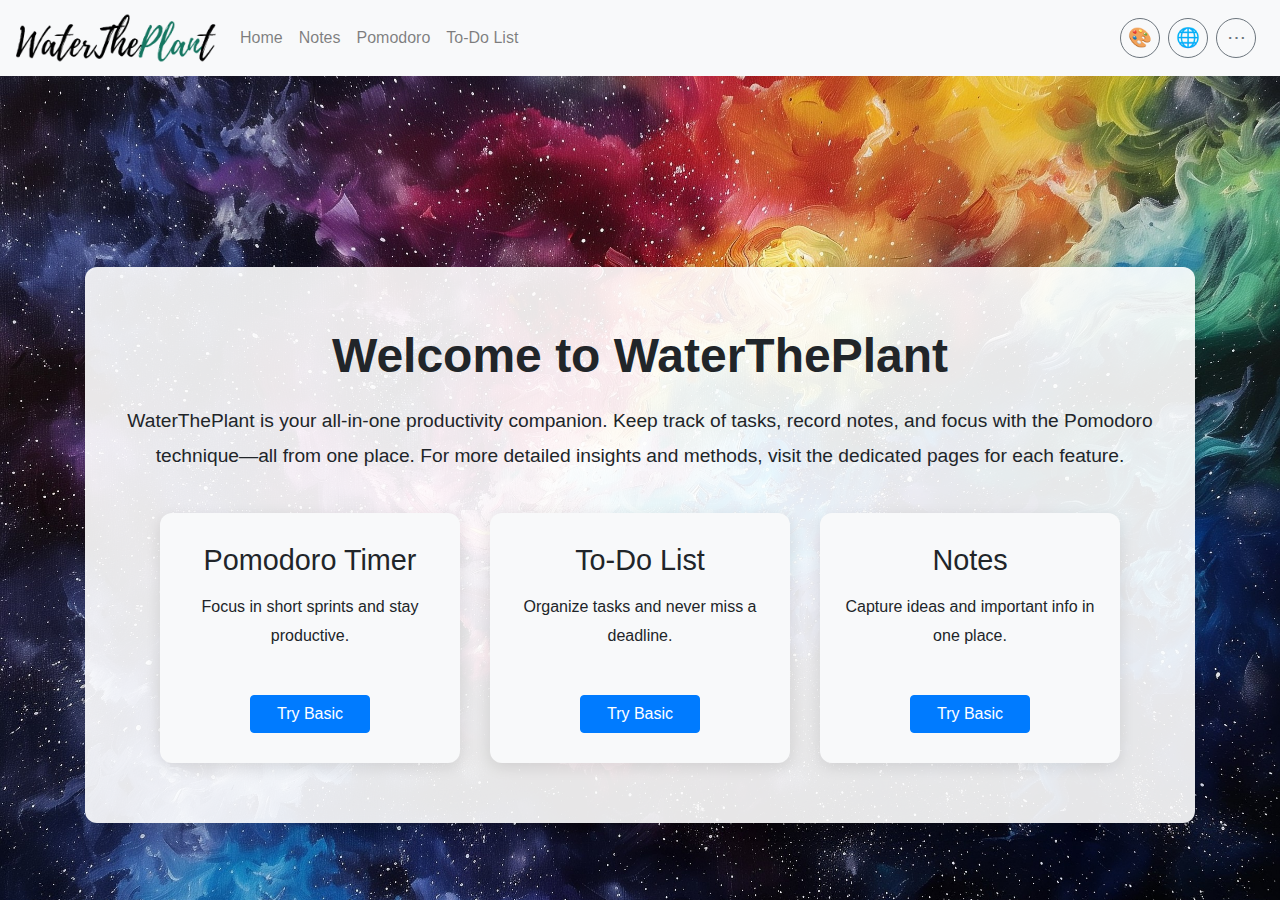
<file: WaterThePlant-main/index.html>
<!DOCTYPE html>
<html lang="en">
<head>
    <meta charset="UTF-8">
    <meta name="viewport" content="width=device-width, initial-scale=1.0">
    <title>WaterThePlant | Home</title>
    <!-- Favicon Links -->
    <link rel="icon" type="image/x-icon" href="img/general/favicon.ico">
    <link rel="icon" type="image/png" sizes="32x32" href="img/general/favicon-32x32.png">
    <link rel="icon" type="image/png" sizes="16x16" href="img/general/favicon-16x16.png">
    <!-- Bootstrap CSS -->
    <link rel="stylesheet" href="https://stackpath.bootstrapcdn.com/bootstrap/4.5.2/css/bootstrap.min.css">
    <!-- Custom Styles -->
    <style>
        /* Body Styles */
        body {
            background-image: url('img/general/space.jpeg');
            background-size: cover;
            background-position: center;
            transition: background-color 0.3s ease, color 0.3s ease;
            min-height: 100vh;
            display: flex;
            flex-direction: column;
            padding-top: 70px; /* Navbar Padding */
        }

        /* Dark Mode Styles */
        body.dark-mode {
            background-color: #050111;
            color: #ffffff;
        }

        /* Navbar Dark Mode */
        .navbar.dark-mode {
            background-color: #050117 !important;
            color: #ffffff !important;
        }
        .navbar.dark-mode .nav-link,
        .navbar.dark-mode .navbar-brand {
            color: #ffffff !important;
        }

        /* Icon Buttons */
        .icon-button {
            display: inline-flex;
            align-items: center;
            justify-content: center;
            width: 40px;
            height: 40px;
            border-radius: 50%;
            border: 1px solid #6c757d;
            background-color: #f8f9fa;
            color: #6c757d;
            font-size: 1.2rem;
            margin-right: 8px;
            transition: background-color 0.3s, color 0.3s;
        }
        .icon-button:hover {
            background-color: rgba(0, 0, 0, 0.1);
            color: #343a40;
        }

        /* Content Section */
        .content-section {
            background: rgba(255, 255, 255, 0.9);
            padding: 60px 30px;
            border-radius: 12px;
            margin-top: 120px;
            box-shadow: 0 4px 15px rgba(0, 0, 0, 0.2);
            transition: background 0.3s, color 0.3s;
        }
        body.dark-mode .content-section {
            background: rgba(50, 50, 50, 0.9);
            color: #fff;
        }

        .content-section h2 {
            text-align: center;
            font-size: 3rem;
            margin-bottom: 20px;
            font-weight: bold;
        }

        .content-section p {
            font-size: 1.2rem;
            line-height: 1.8;
            text-align: center;
            margin-bottom: 40px;
        }

        /* Feature List */
        .feature-list {
            display: flex;
            justify-content: center;
            gap: 30px;
            flex-wrap: wrap;
        }

        .feature-item {
            display: flex;
            flex-direction: column;
            justify-content: space-between;
            align-items: center;
            background-color: #f8f9fa;
            border: none;
            padding: 30px 20px;
            border-radius: 12px;
            box-shadow: 0 4px 15px rgba(0,0,0,0.1);
            transition: transform 0.3s, background-color 0.3s, color 0.3s;
            width: 100%;
            max-width: 300px;
            text-align: center;
        }
        .feature-item:hover {
            transform: translateY(-10px);
            background-color: #e2e6ea;
        }
        body.dark-mode .feature-item {
            background-color: #555;
            color: #fff;
            box-shadow: 0 4px 15px rgba(0,0,0,0.3);
        }
        body.dark-mode .feature-item:hover {
            background-color: #666;
        }

        .feature-item h4 {
            font-size: 1.8rem;
            margin-bottom: 15px;
        }

        .feature-item p {
            font-size: 1rem;
            margin-bottom: 25px;
        }

        .feature-item .btn {
            width: 120px;
        }

        /* Button Container */
        .button-container {
            display: flex;
            justify-content: center;
            align-items: center;
            gap: 20px;
            margin-top: 20px;
        }

        /* Widgets */
        .widget {
            position: fixed;
            width: 320px;
            max-width: 90%;
            background-color: #f8f9fa;
            border: 1px solid #ddd;
            border-radius: 10px;
            box-shadow: 0 4px 15px rgba(0,0,0,0.2);
            padding: 20px;
            cursor: grab;
            display: none;
            transition: background-color 0.3s, color 0.3s, box-shadow 0.3s;
            z-index: 1000;
            box-sizing: border-box;
        }
        .widget.dark-mode {
            background-color: #444;
            color: #fff;
            border-color: #666;
            box-shadow: 0 4px 15px rgba(0,0,0,0.5);
        }

        .widget h4 {
            font-size: 1.5rem;
            margin-bottom: 15px;
            text-align: center;
        }

        .widget p {
            font-size: 1rem;
            margin-bottom: 20px;
            text-align: center;
        }

        .widget .button-container {
            text-align: center;
            margin-top: 20px;
        }

        .widget .btn {
            width: 100px;
        }

        /* Pomodoro Display */
        #pomodoroDisplay {
            font-size: 2.5rem;
            text-align: center;
            margin-bottom: 15px;
        }

        /* To-Do List & Notes */
        #todoList, #showNotes {
            width: 100%;
            max-height: 200px;
            overflow-y: auto;
            border: 1px solid #ccc;
            padding: 10px;
            border-radius: 5px;
            background-color: #fff;
            margin-bottom: 15px;
        }
        body.dark-mode #todoList, body.dark-mode #showNotes {
            background-color: #333;
            color: #fff;
            border-color: #555;
        }

        .draggable-item {
            background: #f1f1f1;
            border: 1px solid #ddd;
            border-radius: 5px;
            padding: 10px;
            margin-bottom: 8px;
            cursor: grab;
            word-wrap: break-word;
            transition: background-color 0.3s, color 0.3s;
        }
        body.dark-mode .draggable-item {
            background: #555;
            border-color: #666;
            color: #fff;
        }

        .note-header {
            display: flex;
            justify-content: space-between;
            align-items: center;
            margin-bottom: 10px;
        }

        /* Drag Over Effect */
        .drag-over {
            border: 2px dashed #317773;
        }

        /* Responsive Adjustments */
        @media (max-width: 768px) {
            .content-section {
                padding: 40px 20px;
            }
            .content-section h2 {
                font-size: 2.5rem;
            }
            .content-section p {
                font-size: 1rem;
            }
            .feature-item {
                max-width: 100%;
            }

            /* Center Widgets on Mobile */
            .widget {
                width: 95%;
                left: 50% !important;
                top: 50% !important;
                transform: translate(-50%, -50%) !important;
                cursor: default; /* Disable grabbing cursor on mobile */
            }

            /* Optional: Disable Draggable on Mobile for Better UX */
            .widget {
            /* Additional styles can be added here if needed */
            }
        }
    </style>
</head>
<body>
<!-- Navbar -->
<nav class="navbar navbar-expand-lg navbar-light bg-light fixed-top">
    <a class="navbar-brand" href="index.html">
        <img id="logo" src="img/general/logoblack.png" alt="Logo" height="50">
    </a>
    <button class="navbar-toggler" type="button" data-toggle="collapse" data-target="#navbarNav"
            aria-controls="navbarNav" aria-expanded="false" aria-label="Toggle navigation">
        <span class="navbar-toggler-icon"></span>
    </button>

    <div class="collapse navbar-collapse" id="navbarNav">
        <ul class="navbar-nav mr-auto">
            <li class="nav-item"><a class="nav-link" href="index.html">Home</a></li>
            <li class="nav-item"><a class="nav-link" href="notes.html">Notes</a></li>
            <li class="nav-item"><a class="nav-link" href="pomodoro.html">Pomodoro</a></li>
            <li class="nav-item"><a class="nav-link" href="todos.html">To-Do List</a></li>
        </ul>
        <button class="icon-button" id="colorToggle" aria-label="Change Color" onclick="toggleDarkMode()">🎨</button>
        <button class="icon-button" id="languageToggle" aria-label="Select Language">🌐</button>
        <div class="dropdown">
            <button class="icon-button" type="button" id="dropdownMenuButton" data-toggle="dropdown"
                    aria-haspopup="true" aria-expanded="false">⋯
            </button>
            <div class="dropdown-menu dropdown-menu-right" aria-labelledby="dropdownMenuButton">
                <!-- Add dropdown items here if needed -->
            </div>
        </div>
    </div>
</nav>

<!-- Main Content Area -->
<div class="container flex-grow-1 d-flex align-items-center">
    <div class="content-section w-100">
        <h2>Welcome to WaterThePlant</h2>
        <p>WaterThePlant is your all-in-one productivity companion. Keep track of tasks, record notes, and focus with the Pomodoro technique—all from one place. For more detailed insights and methods, visit the dedicated pages for each feature.</p>

        <div class="feature-list">
            <!-- Pomodoro Section -->
            <div class="feature-item">
                <h4>Pomodoro Timer</h4>
                <p>Focus in short sprints and stay productive.</p>
                <div class="button-container">
                    <button class="btn btn-primary" id="pomodoroToggleBtn" onclick="toggleWidget('widget1', this)">Try Basic</button>
                </div>
            </div>

            <!-- To-Do List Section -->
            <div class="feature-item">
                <h4>To-Do List</h4>
                <p>Organize tasks and never miss a deadline.</p>
                <div class="button-container">
                    <button class="btn btn-primary" id="todoToggleBtn" onclick="toggleWidget('widget2', this)">Try Basic</button>
                </div>
            </div>

            <!-- Notes Section -->
            <div class="feature-item">
                <h4>Notes</h4>
                <p>Capture ideas and important info in one place.</p>
                <div class="button-container">
                    <button class="btn btn-primary" id="notesToggleBtn" onclick="toggleWidget('widget3', this)">Try Basic</button>
                </div>
            </div>
        </div>
    </div>
</div>

<!-- Pomodoro Widget -->
<div class="widget" id="widget1" style="top: 150px; left: 50px;">
    <h4>Pomodoro</h4>
    <p>For detailed tips and advanced techniques, visit the Pomodoro Timer page.</p>
    <div id="pomodoroDisplay">25:00</div>
    <div class="button-container">
        <button class="btn btn-success mr-2" id="pomodoroStartBtn">Start</button>
        <button class="btn btn-danger" id="pomodoroStopBtn">Stop</button>
    </div>
    <p id="pomodoroMessage" class="mt-3 text-success font-weight-bold"></p>
</div>

<!-- To-Do Widget -->
<div class="widget" id="widget2" style="top: 150px; left: 400px;">
    <h4>To-Do List</h4>

    <div class="input-group mb-3">
        <input type="text" id="todoInput" class="form-control" placeholder="Add a task... (max 150 chars)" aria-label="Add a task">
        <div class="input-group-append">
            <button class="btn btn-primary" id="addTodoBtn" type="button">Add</button>
        </div>
    </div>
    <div id="todoList" class="mb-3"></div>
</div>

<!-- Notes Widget -->
<div class="widget" id="widget3" style="top: 150px; left: 750px;">
    <h4>Notes</h4>

    <div class="form-group">
        <input id="input-title" type="text" placeholder="Title (max 150 chars total)" class="form-control" aria-label="Note Title">
    </div>
    <div class="form-group">
        <textarea id="input-text" placeholder="Text (Title+Text ≤ 150 chars)" class="form-control" rows="3" aria-label="Note Text"></textarea>
    </div>
    <div class="button-container mb-3">
        <button id="addNoteBtn" class="btn btn-primary">Add</button>
    </div>
    <div id="showNotes"></div>
</div>

<!-- Bootstrap and jQuery Scripts -->
<script src="https://code.jquery.com/jquery-3.5.1.slim.min.js" integrity="sha384-DfXdz2htPH0lsSSs5nCTpuj/zy4C+OGpamoFVy38MVBnE+IbbVYUew+OrCXaRkfj" crossorigin="anonymous"></script>
<script src="https://cdn.jsdelivr.net/npm/bootstrap@4.5.2/dist/js/bootstrap.bundle.min.js"></script>

<!-- Custom JavaScript -->
<script>
    // Dark Mode Toggle
    function toggleDarkMode() {
        document.body.classList.toggle('dark-mode');
        document.querySelector('.navbar').classList.toggle('dark-mode');
        document.querySelectorAll('.widget').forEach(widget => widget.classList.toggle('dark-mode'));

        const logo = document.getElementById('logo');
        if (document.body.classList.contains('dark-mode')) {
            logo.src = 'img/general/logowhite.png';
        } else {
            logo.src = 'img/general/logoblack.png';
        }
    }

    // Initialize widget states
    function initializeWidgetStates() {
        if (!sessionStorage.getItem('widget1Open')) {
            sessionStorage.setItem('widget1Open', 'false');
        }
        if (!sessionStorage.getItem('widget2Open')) {
            sessionStorage.setItem('widget2Open', 'false');
        }
        if (!sessionStorage.getItem('widget3Open')) {
            sessionStorage.setItem('widget3Open', 'false');
        }
    }

    initializeWidgetStates();

    function toggleWidget(widgetId, button) {
        const widget = document.getElementById(widgetId);
        let stateKey = widgetId + 'Open';
        let isOpen = sessionStorage.getItem(stateKey) === 'true';

        if (!isOpen) {
            // Open widget
            widget.style.display = 'block';
            button.textContent = 'Close';
            sessionStorage.setItem(stateKey, 'true');
        } else {
            // Close widget
            widget.style.display = 'none';
            button.textContent = 'Try Basic';
            sessionStorage.setItem(stateKey, 'false');
        }
    }

    function restoreWidgetStates() {
        // Restore widget1
        const widget1State = sessionStorage.getItem('widget1Open');
        const widget1 = document.getElementById('widget1');
        const pomodoroToggleBtn = document.getElementById('pomodoroToggleBtn');
        if (widget1State === 'true') {
            widget1.style.display = 'block';
            pomodoroToggleBtn.textContent = 'Close';
        } else {
            widget1.style.display = 'none';
            pomodoroToggleBtn.textContent = 'Try Basic';
        }

        // Restore widget2
        const widget2State = sessionStorage.getItem('widget2Open');
        const widget2 = document.getElementById('widget2');
        const todoToggleBtn = document.getElementById('todoToggleBtn');
        if (widget2State === 'true') {
            widget2.style.display = 'block';
            todoToggleBtn.textContent = 'Close';
        } else {
            widget2.style.display = 'none';
            todoToggleBtn.textContent = 'Try Basic';
        }

        // Restore widget3
        const widget3State = sessionStorage.getItem('widget3Open');
        const widget3 = document.getElementById('widget3');
        const notesToggleBtn = document.getElementById('notesToggleBtn');
        if (widget3State === 'true') {
            widget3.style.display = 'block';
            notesToggleBtn.textContent = 'Close';
        } else {
            widget3.style.display = 'none';
            notesToggleBtn.textContent = 'Try Basic';
        }
    }

    function makeDraggable(widgetId) {
        const widget = document.getElementById(widgetId);
        let offsetX = 0, offsetY = 0;
        let isDragging = false;

        // Function to check if the screen is larger than mobile
        function isDesktop() {
            return window.innerWidth > 768;
        }

        widget.addEventListener('mousedown', (e) => {
            if (!isDesktop()) return; // Disable dragging on mobile
            if (['INPUT','TEXTAREA','BUTTON'].includes(e.target.tagName)) {
                return;
            }
            isDragging = true;
            offsetX = e.clientX - widget.offsetLeft;
            offsetY = e.clientY - widget.offsetTop;
            widget.style.cursor = 'grabbing';
            e.preventDefault();
        });

        document.addEventListener('mousemove', (e) => {
            if (isDragging && isDesktop()) {
                widget.style.left = `${e.clientX - offsetX}px`;
                widget.style.top = `${e.clientY - offsetY}px`;
            }
        });

        document.addEventListener('mouseup', () => {
            if (isDesktop()) {
                isDragging = false;
                widget.style.cursor = 'grab';
            }
        });

        // Update draggable state on window resize
        window.addEventListener('resize', () => {
            if (!isDesktop()) {
                isDragging = false;
                widget.style.cursor = 'default';
            }
        });
    }

    document.addEventListener('DOMContentLoaded', () => {
        makeDraggable('widget1');
        makeDraggable('widget2');
        makeDraggable('widget3');
        restoreWidgetStates();
    });

    // Pomodoro Logic
    let pomodoroInterval;
    let pomodoroTime = 25 * 60;
    const pomodoroDisplay = document.getElementById('pomodoroDisplay');
    const pomodoroMessage = document.getElementById('pomodoroMessage');

    const pomodoroStartBtn = document.getElementById('pomodoroStartBtn');
    const pomodoroStopBtn = document.getElementById('pomodoroStopBtn');
    pomodoroStartBtn.addEventListener('click', startPomodoro);
    pomodoroStopBtn.addEventListener('click', stopPomodoro);

    function startPomodoro() {
        stopPomodoro();
        pomodoroMessage.textContent = "";
        pomodoroInterval = setInterval(() => {
            if (pomodoroTime > 0) {
                pomodoroTime--;
                updatePomodoroDisplay();
            } else {
                clearInterval(pomodoroInterval);
                pomodoroMessage.textContent = "Time's Up!";
            }
        }, 1000);
    }

    function stopPomodoro() {
        clearInterval(pomodoroInterval);
        pomodoroTime = 25 * 60;
        updatePomodoroDisplay();
    }

    function updatePomodoroDisplay() {
        const minutes = Math.floor(pomodoroTime / 60).toString().padStart(2, '0');
        const seconds = (pomodoroTime % 60).toString().padStart(2, '0');
        pomodoroDisplay.textContent = `${minutes}:${seconds}`;
    }

    // Initialize To-Do Storage
    function initializeTodoStorage() {
        if (!sessionStorage.getItem('todos')) {
            sessionStorage.setItem('todos', JSON.stringify([]));
        }
    }
    initializeTodoStorage();

    const todoList = document.getElementById('todoList');
    let todoItems = JSON.parse(sessionStorage.getItem('todos'));

    function displayTodoList() {
        todoList.innerHTML = "";
        todoItems.forEach((item, index) => {
            const todoDiv = document.createElement('div');
            todoDiv.className = 'draggable-item d-flex justify-content-between align-items-center';
            todoDiv.textContent = item.text;

            const delBtn = document.createElement('button');
            delBtn.className = 'btn btn-danger btn-sm ml-2';
            delBtn.textContent = "✕";
            delBtn.setAttribute('aria-label', 'Delete Task');
            delBtn.onclick = () => { deleteTodo(index); };
            todoDiv.appendChild(delBtn);

            todoList.appendChild(todoDiv);
        });
    }
    displayTodoList();

    const addTodoBtn = document.getElementById('addTodoBtn');
    addTodoBtn.addEventListener('click', addTodo);

    function addTodo() {
        const todoInput = document.getElementById('todoInput');
        const text = todoInput.value.trim();
        if (!text) return;

        if (text.length > 150) {
            alert("To-Do item cannot exceed 150 characters.");
            return;
        }

        todoItems.push({ text: text });
        sessionStorage.setItem('todos', JSON.stringify(todoItems));
        todoInput.value = "";
        displayTodoList();
    }

    function deleteTodo(index) {
        todoItems.splice(index, 1);
        sessionStorage.setItem('todos', JSON.stringify(todoItems));
        displayTodoList();
    }

    // Initialize Notes Storage
    function initializeNotesStorage() {
        if (!sessionStorage.getItem('notes')) {
            sessionStorage.setItem('notes', JSON.stringify([]));
        }
    }

    initializeNotesStorage();
    const showNotes = document.getElementById('showNotes');
    let notes = JSON.parse(sessionStorage.getItem('notes'));

    function displayNotesList() {
        showNotes.innerHTML = "";
        notes.forEach((note, index) => {
            const noteDiv = document.createElement('div');
            noteDiv.className = 'draggable-item';

            const header = document.createElement('div');
            header.className = 'note-header';

            const titleEl = document.createElement('strong');
            titleEl.textContent = note.title;
            header.appendChild(titleEl);

            const delBtn = document.createElement('button');
            delBtn.textContent = "✕";
            delBtn.className = 'btn btn-danger btn-sm';
            delBtn.setAttribute('aria-label', 'Delete Note');
            delBtn.onclick = () => { deleteNote(index); };
            header.appendChild(delBtn);

            noteDiv.appendChild(header);

            const textEl = document.createElement('p');
            textEl.textContent = note.text;
            noteDiv.appendChild(textEl);

            showNotes.appendChild(noteDiv);
        });
    }
    displayNotesList();

    const addNoteBtn = document.getElementById('addNoteBtn');
    addNoteBtn.addEventListener('click', addNoteOnClick);

    function addNoteOnClick() {
        const titleInput = document.getElementById('input-title');
        const textInput = document.getElementById('input-text');
        const title = titleInput.value.trim();
        const text = textInput.value.trim();

        if (!title || !text) {
            alert("Please fill out both fields.");
            return;
        }

        let combined = (title + " " + text).trim();
        if (combined.length > 150) {
            alert("Note cannot exceed 150 characters in total.");
            return;
        }

        notes.push({ title, text });
        sessionStorage.setItem('notes', JSON.stringify(notes));
        titleInput.value = "";
        textInput.value = "";
        displayNotesList();
    }

    function deleteNote(index) {
        notes.splice(index, 1);
        sessionStorage.setItem('notes', JSON.stringify(notes));
        displayNotesList();
    }
</script>
</body>
</html>
</file>
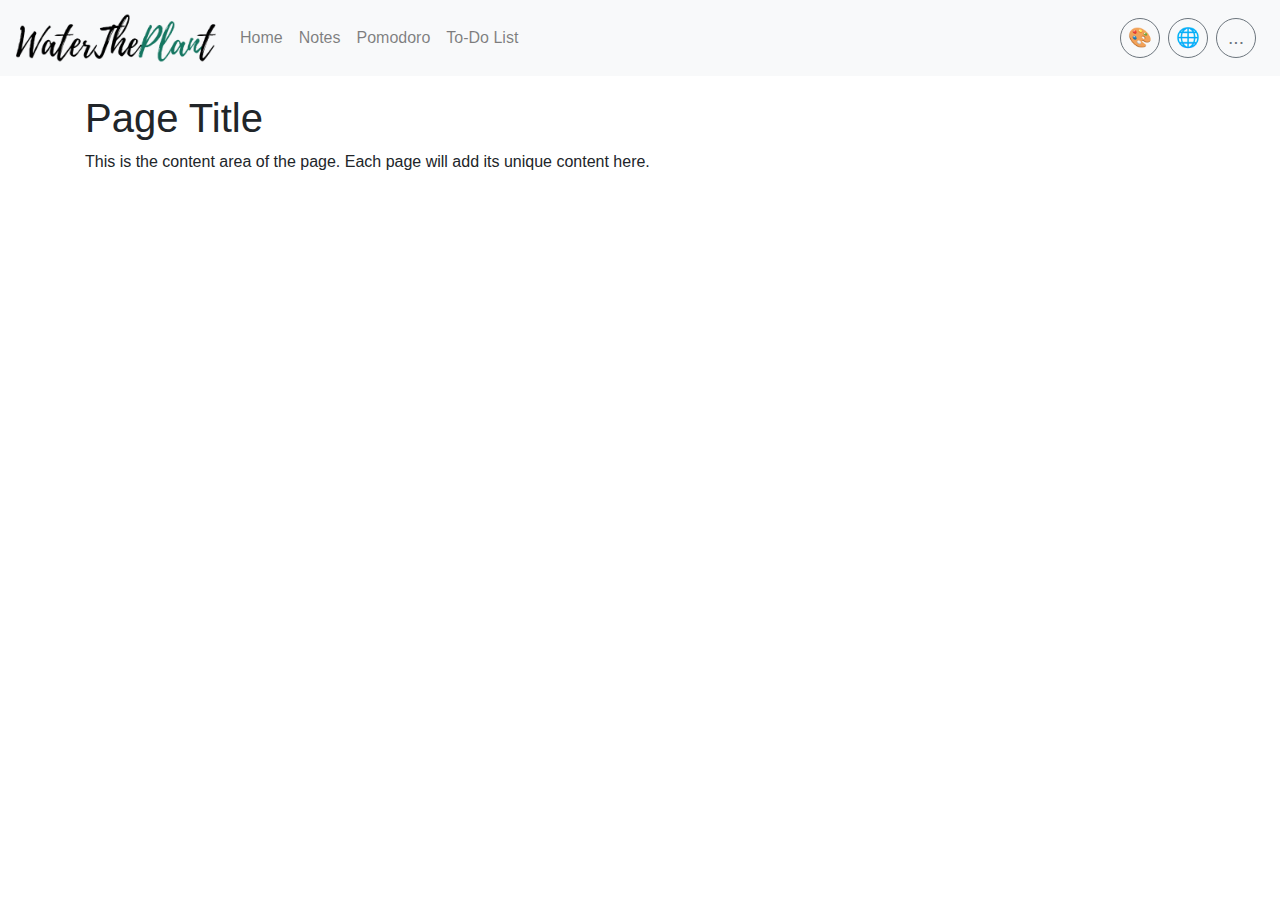
<file: WaterThePlant-main/WaterThePlant-main/index.html>
<!DOCTYPE html>
<html lang="en">
<head>
    <meta charset="UTF-8">
    <meta name="viewport" content="width=device-width, initial-scale=1.0">
    <title>WaterThePlant | Home</title>
    <!-- Bootstrap CSS -->
    <link rel="stylesheet" href="https://stackpath.bootstrapcdn.com/bootstrap/4.5.2/css/bootstrap.min.css">
    <!-- Genel Stil Dosyası -->
    <link rel="stylesheet" href="css/styles.css">
</head>
<body>
<!-- Navbar -->
<nav class="navbar navbar-expand-lg navbar-light bg-light fixed-top">
    <a class="navbar-brand" href="index.html">
        <img id="logo" src="img/general/logoblack.png" alt="Logo" height="50">
    </a>
    <button class="navbar-toggler" type="button" data-toggle="collapse" data-target="#navbarNav" aria-controls="navbarNav" aria-expanded="false" aria-label="Toggle navigation">
        <span class="navbar-toggler-icon"></span>
    </button>
    <div class="collapse navbar-collapse" id="navbarNav">
        <ul class="navbar-nav mr-auto">
            <li class="nav-item"><a class="nav-link" href="index.html">Home</a></li>
            <li class="nav-item"><a class="nav-link" href="notes.html">Notes</a></li>
            <li class="nav-item"><a class="nav-link" href="pomodoro.html">Pomodoro</a></li>
            <li class="nav-item"><a class="nav-link" href="todos.html">To-Do List</a></li>
        </ul>
        <!-- Circular Icon Buttons -->
        <button class="icon-button" id="colorToggle" aria-label="Change Color" onclick="toggleDarkMode()">🎨</button>
        <button class="icon-button" id="languageToggle" aria-label="Select Language">🌐</button>
        <!-- Menu Icon -->
        <div class="dropdown">
            <button class="icon-button" type="button" id="dropdownMenuButton" data-toggle="dropdown" aria-haspopup="true" aria-expanded="false">...</button>
            <div class="dropdown-menu dropdown-menu-right" aria-labelledby="dropdownMenuButton"></div>
        </div>
    </div>
</nav>

<!-- Main Content Area -->
<div class="container mt-4">
    <h1>Page Title</h1>
    <p>This is the content area of the page. Each page will add its unique content here.</p>
</div>

<!-- JavaScript Files -->
<script src="https://code.jquery.com/jquery-3.5.1.slim.min.js"></script>
<script src="https://cdn.jsdelivr.net/npm/bootstrap@4.5.2/dist/js/bootstrap.bundle.min.js"></script>
<script src="js/script.js"></script>
</body>
</html>
</file>
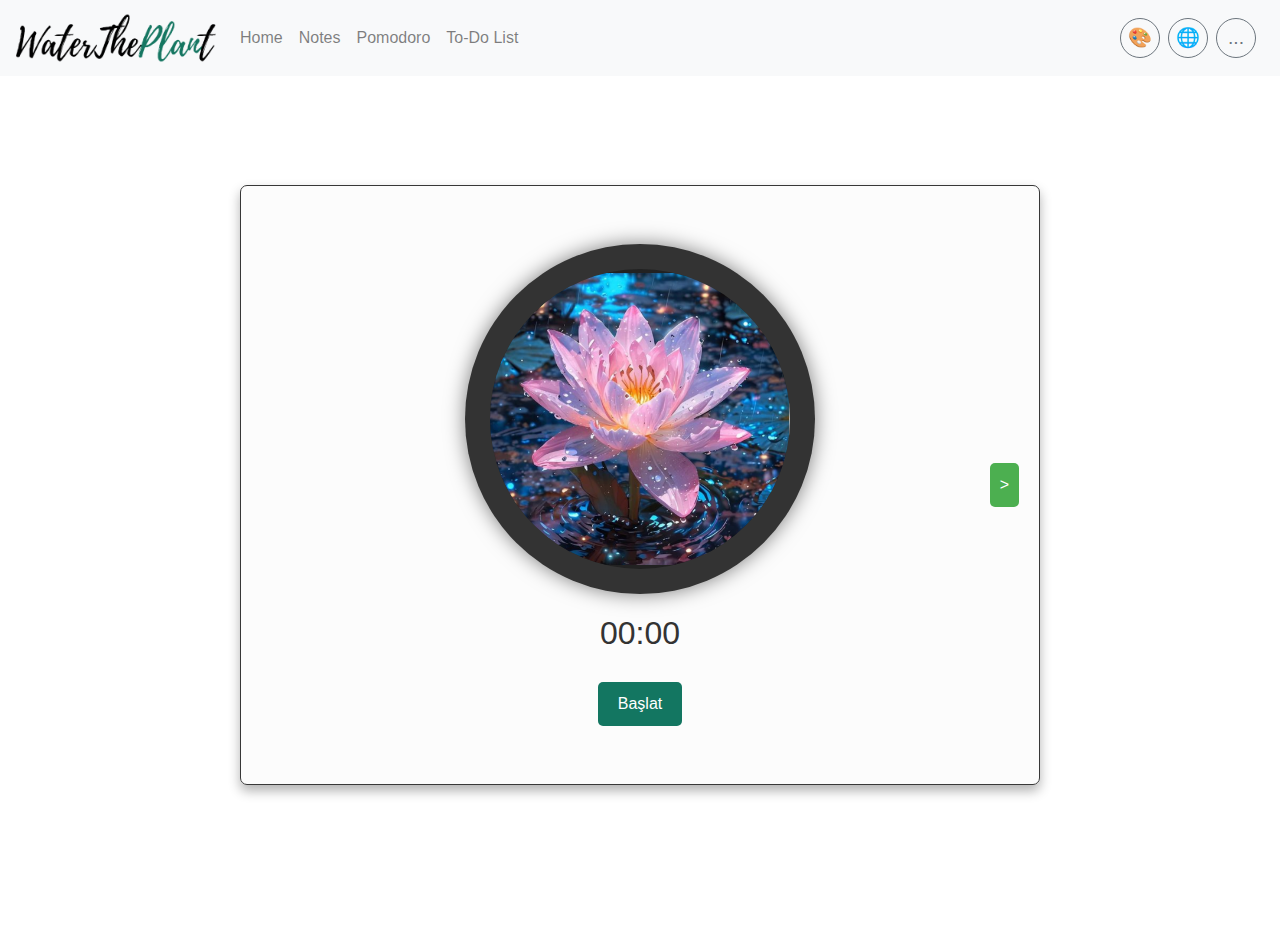
<file: WaterThePlant-main/pomodoro.html>
<!DOCTYPE html>
<html lang="en">
<head>
    <meta charset="UTF-8">
    <meta name="viewport" content="width=device-width, initial-scale=1.0">
    <title>WaterThePlant | Pomodoro</title>
    <link rel="stylesheet" href="https://stackpath.bootstrapcdn.com/bootstrap/4.5.2/css/bootstrap.min.css">
    <link rel="stylesheet" href="css/styles.css">
    <link rel="stylesheet" href="css/pomodoro.css">
</head>
<body>
    <!-- Yıldız kayma arka planı -->
    <div class="night">
        <div class="shooting_star"></div>
        <div class="shooting_star"></div>
        <div class="shooting_star"></div>
        <div class="shooting_star"></div>
    </div>

    <nav class="navbar navbar-expand-lg navbar-light bg-light fixed-top">
        <a class="navbar-brand" href="index.html">
            <img id="logo" src="img/general/logoblack.png" alt="Logo" height="50">
        </a>
        <button class="navbar-toggler" type="button" data-toggle="collapse" data-target="#navbarNav" aria-controls="navbarNav" aria-expanded="false" aria-label="Toggle navigation">
            <span class="navbar-toggler-icon"></span>
        </button>
        <div class="collapse navbar-collapse" id="navbarNav">
            <ul class="navbar-nav mr-auto">
                <li class="nav-item"><a class="nav-link" href="index.html">Home</a></li>
                <li class="nav-item"><a class="nav-link" href="notes.html">Notes</a></li>
                <li class="nav-item"><a class="nav-link" href="pomodoro.html">Pomodoro</a></li>
                <li class="nav-item"><a class="nav-link" href="todos.html">To-Do List</a></li>
            </ul>
            <button class="icon-button" id="colorToggle" aria-label="Change Color" onclick="toggleDarkMode()">🎨</button>
            <button class="icon-button" id="languageToggle" aria-label="Select Language">🌐</button>
            <div class="dropdown">
                <button class="icon-button" type="button" id="dropdownMenuButton" data-toggle="dropdown" aria-haspopup="true" aria-expanded="false">...</button>
                <div class="dropdown-menu dropdown-menu-right" aria-labelledby="dropdownMenuButton"></div>
            </div>
        </div>
    </nav>

    <div id="app">
    
        <!-- Merkez Kutu -->
        <div id="center-box">
            <!-- Sol Bölüm -->
            <div id="left-section">
                <div id="circular-timer">
                    <div id="progress-circle"></div>
                    <div id="content">
                        <img id="plant-stage" src="img/pomodoro/beginning.png" alt="Plant Stage">
                    </div>
                </div>
                
                <div id="timer-display">00:00</div>
                <button id="start-button" onclick="startTimer()">Başlat</button>
                <button id="stop-button" onclick="stopTimer()" style="display: none;">Bitir</button>
                <!-- Aç/Kapat Butonu -->
                <button id="toggle-settings" onclick="toggleSettings()">></button>
            </div>
        
            <!-- Sağ Bölüm (Başlangıçta Gizli) -->
            <div id="right-section" class="hidden">
                <h3>Ayarlar</h3>
                <label for="pomodoro-count">Pomodoro Sayısı:</label>
                <input type="number" id="pomodoro-count" min="1" value="1">
                
                <label for="pomodoro-duration">Pomodoro Süresi (dk):</label>
                <input type="number" id="pomodoro-duration" min="10" value="25">
                
                <label for="break-duration">Mola Süresi (dk):</label>
                <input type="number" id="break-duration" min="1" value="5">
                
                <button id="apply-settings" onclick="applySettings()">Uygula</button>
            </div>
        
            
        </div>
    
        
    </div>
    

    <script src="https://code.jquery.com/jquery-3.5.1.slim.min.js"></script>
    <script src="https://cdn.jsdelivr.net/npm/bootstrap@4.5.2/dist/js/bootstrap.bundle.min.js"></script>
    <script src="js/script.js"></script>
    <script src="js/pomodoro.js"></script>
    
</body>
</html>
</file>
<file: WaterThePlant-main/WaterThePlant-main/css/styles.css>
/* Circular button style */
.icon-button {
    display: inline-flex;
    align-items: center;
    justify-content: center;
    width: 40px;
    height: 40px;
    border-radius: 50%;
    border: 1px solid #6c757d;
    background-color: #f8f9fa;
    color: #6c757d;
    font-size: 1.2rem;
    margin-right: 8px;
}

/* Navbar padding */
body {
    padding-top: 70px;
}

/* Dark mode styling */
.dark-mode {
    background-color: #050111;
    color: #ffffff;
}

/* Navbar styling in dark mode */
.dark-mode .navbar {
    background-color: #050117 !important;
    color: #ffffff !important;
}

.dark-mode .navbar a.nav-link,
.dark-mode .navbar .navbar-brand {
    color: #ffffff !important;
}
</file>
<file: WaterThePlant-main/css/styles.css>
/* Circular button style */
.icon-button {
    display: inline-flex;
    align-items: center;
    justify-content: center;
    width: 40px;
    height: 40px;
    border-radius: 50%;
    border: 1px solid #6c757d;
    background-color: #f8f9fa;
    color: #6c757d;
    font-size: 1.2rem;
    margin-right: 8px;
}

/* Navbar padding */
body {
    padding-top: 70px;
}

/* Dark mode styling */
.dark-mode {
    background-color: #050111;
    color: #ffffff;
}

/* Navbar styling in dark mode */
.dark-mode .navbar {
    background-color: #050117 !important;
    color: #ffffff !important;
}

.dark-mode .navbar a.nav-link,
.dark-mode .navbar .navbar-brand {
    color: #ffffff !important;
}
.button-container {
    display: flex;
    justify-content: center;
    align-items: center;
    gap: 20px;
    margin-top: 20px;
}

.feature-item {
    display: flex;
    flex-direction: column;
    justify-content: space-between;
    align-items: center;
}
</file>
<file: WaterThePlant-main/css/pomodoro.css>
/* Tam sayfa merkezleme ve genel stil */
body, html {
    height: 100%;
    display: flex;
    align-items: center;
    justify-content: center;
    margin: 0;
    overflow: hidden;
}

/* Uygulama genel ayarları */
#app {
    position: relative;
    width: 100vw;
    height: 100vh;
    display: flex;
    align-items: center;
    justify-content: center;
    overflow: hidden;
}

/* Merkez Kutu */
#center-box {
    display: flex; /* Bölümleri yan yana hizalamak için */
    flex-direction: row; /* Yatay yerleşim */
    align-items: center;
    justify-content: center;
    width: 800px;
    height: 600px;
    background-color: rgba(206, 206, 206, 0.059);
    border: 1px solid #383838;
    border-radius: 7px;
    box-shadow: 0 6px 12px rgba(0, 0, 0, 0.3);
    padding: 20px;
    text-align: center;
    transition: all 0.5s ease; /* Açılır/kapanır animasyon */
}

/* Sol Bölüm (Bitki ve Zamanlayıcı) */
#left-section {
    flex: 1;
    display: flex;
    flex-direction: column;
    align-items: center;
    justify-content: center;
    transition: all 0.5s ease; /* Geçiş efekti */
}

/* Bitki Dairesi Stili */
#circular-timer {
    width: 300px;
    height: 300px;
    border-radius: 50%;
    background-color: rgba(224, 255, 224, 0.3);
    margin: 40px auto 20px;
    display: flex;
    align-items: center;
    justify-content: center;
    overflow: hidden;
    box-shadow: 0 0 20px rgba(0, 0, 0, 0.3);
}

#plant-stage {
    width: 100%;
    height: 100%;
    object-fit: cover; /* Görselin orantılı şekilde yerleşmesi */
}

/* Zaman Göstergesi */
#timer-display {
    font-size: 2rem;
    margin: 15px 0;
    color: #333;
}

/* Başlat ve Durdur Butonları */
#start-button, #stop-button {
    margin-top: 10px;
    padding: 10px 20px;
    background-color: #137661;
    color: white;
    border: none;
    border-radius: 5px;
    cursor: pointer;
}

#start-button:hover, #stop-button:hover {
    background-color: #0c4f40;
}

/* Sağ Bölüm (Ayar Paneli) */
#right-section {
    display: flex; /* Flexbox düzeni */
    flex-direction: column; /* İçerikleri alt alta yerleştir */
    align-items: center; /* İçerikleri yatay olarak ortala */
    justify-content: center; /* İçerikleri dikey olarak ortala */
    flex: 0; /* Başlangıçta sıfır genişlik */
    max-width: 0; /* Başlangıçta görünmez */
    opacity: 0; /* Başlangıçta görünmez */
    overflow: hidden; /* Taşmaları gizle */
    transition: all 0.5s ease; /* Açılır/kapanır animasyon */
    padding: 0;
    background-color: rgba(255, 255, 255, 0); /* Başlangıçta görünmez */
    border-radius: 10px;
    box-shadow: 0;
}

/* Ayar Paneli Görünürken */
#right-section.visible {
    flex: 2;
    max-width: 300px;
    opacity: 1;
    padding: 20px;
}

/* Ayar Paneli Başlık ve Form */
#right-section h3 {
    margin-bottom: 20px;
    text-align: center;
    color: #137661;
}

#right-section label {
    display: block;
    margin-top: 10px;
    font-size: 0.9rem;
    color: #333;
}

#right-section input {
    display: flex;
    width: 80%;
    padding: 5px;
    margin-top: 5px;
    border: 1px solid #ccc;
    text-align: center; 
    border-radius: 5px;
    font-size: 1rem;
    box-sizing: border-box;
}

#right-section button {
    margin-top: 20px;
    padding: 10px 20px;
    background-color: #4CAF50;
    color: white;
    border: none;
    border-radius: 5px;
    cursor: pointer;
}

#right-section button:hover {
    background-color: #45a049;
}

/* Aç/Kapat Butonu */
#toggle-settings {
    position: absolute; /* Butonun sağda hizalanması için relative */
    margin-left: 20px; /* Bitkiden biraz boşluk bırak */
    padding: 10px 10px;
    background-color: #4CAF50;
    color: white;
    border: none;
    border-radius: 5px;
    cursor: pointer;
    z-index: 10; /* Üstte görünmesini sağlar */
    align-self: flex-end; /* Sağda hizalanır */
}

#toggle-settings:hover {
    background-color: #45a049;
}





/* Timer Mode butonları */
#timer-mode-buttons {
    display: flex;
    justify-content: space-around;
    width: 100%;
    position: absolute;
    top: 0;
}

#timer-mode-buttons button {
    padding: 5px 20px;
    background-color: #4CAF50;
    color: white;
    border: none;
    cursor: pointer;
    border-radius: 0;
    font-size: 16px;
    margin: 0;
}

#timer-mode-buttons button:hover {
    background-color: #45a049;
}



/* Kayan Yıldızlar */
.night {
    display: none;
}

body.dark-mode .night {
    display: block;
    position: fixed;
    top: 0;
    left: 0;
    width: 100%;
    height: 100%;
    z-index: -1;
    overflow: hidden;
}

.shooting_star {
    position: absolute;
    width: 2px;
    height: 100px;
    background: linear-gradient(-45deg, white, rgba(255, 255, 255, 0));
    top: -100px;
    right: -100px;
    transform: rotate(-45deg);
    animation: shooting linear infinite;
    opacity: 0;
}

@keyframes shooting {
    0% {
        opacity: 0;
        transform: translate(-100px, -100px) rotate(-45deg);
    }
    10% {
        opacity: 1;
    }
    100% {
        transform: translate(100vw, 100vh) rotate(-45deg);
        opacity: 0;
    }
}



/*WATER*/
/* Dairesel Zamanlayıcı */
#circular-timer {
    position: relative;
    width: 350px;
    height: 350px;
    display: flex;
    align-items: center;
    justify-content: center;
    border-radius: 50%;
    overflow: hidden; /* Resmin dışarı taşmasını önler */
    background-color: #333;
    box-shadow: 0 0 20px rgba(0, 0, 0, 0.5);
    margin: auto;
}

/* Çevresinde Dolan Çizgi */
#progress-circle {
    position: absolute;
    width: 100%;
    height: 100%;
    border-radius: 50%;
    clip-path: circle(50%);
    background: conic-gradient(
        #00f3ff 0%,
        #00f3ff 0%,
        transparent 0%,
        transparent 100%
    );
}

/* Merkezdeki İçerik (Bitki Görseli) */
#content {
    position: absolute;
    width: 300px;
    height: 300px;
    border-radius: 50%;
    overflow: hidden; /* Resmin dışarı taşmasını önler */
    display: flex;
    align-items: center;
    justify-content: center;
    background-color: #222; /* Arka plan daire */
}

#plant-stage {
    width: 100%; /* Görselin daireye tam oturmasını sağlar */
    height: auto;
    object-fit: cover;
}
</file>
